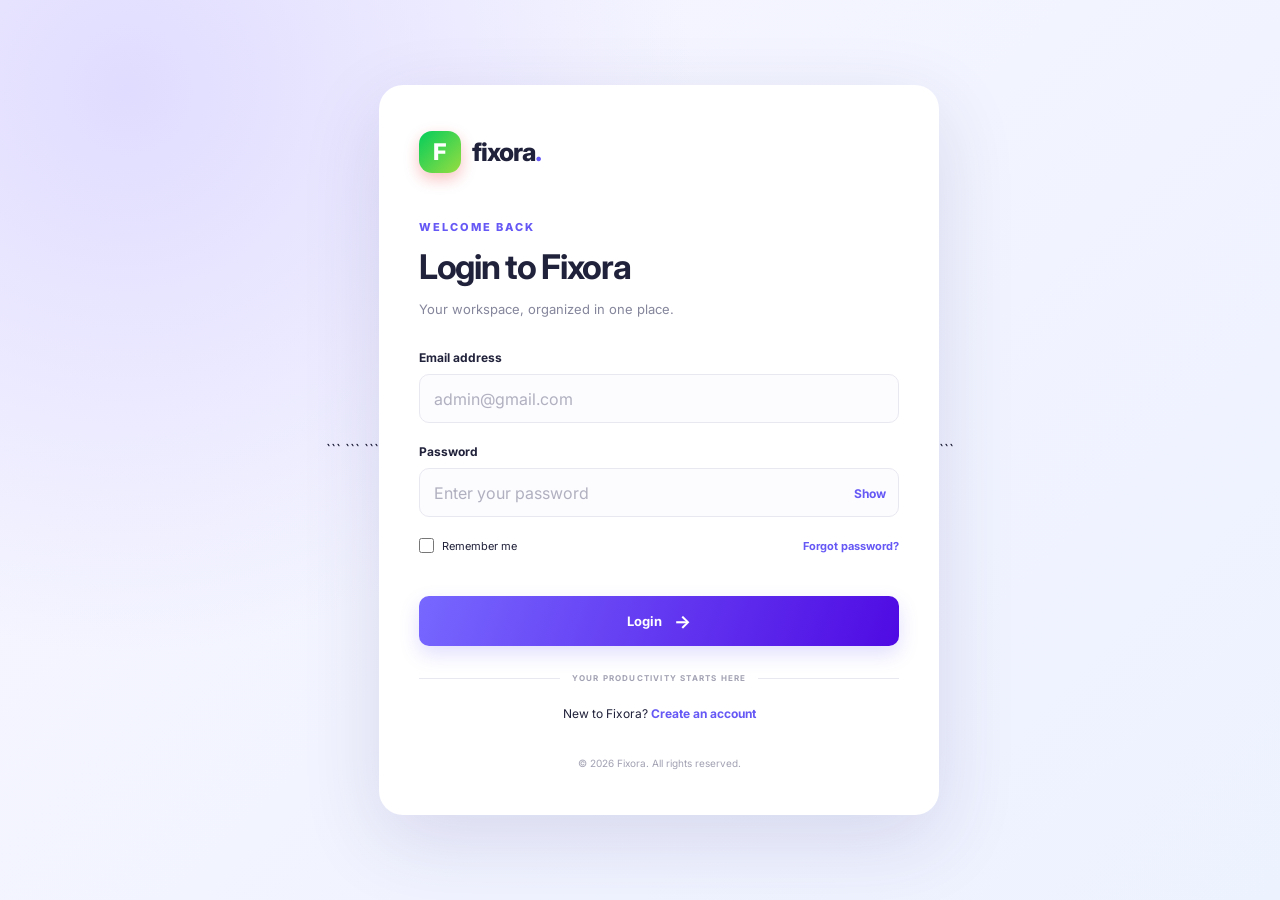
<file: index.html>
<!DOCTYPE html>

<html lang="en">
<head>
    <meta charset="UTF-8">
    <meta name="viewport" content="width=device-width, initial-scale=1.0">

```
<title>Fixora | Login</title>

<link rel="stylesheet" href="style.css">
<script src="script.js" defer></script>
```

</head>

<body>

```
<main class="login-container">

    <section class="login-card">

        <a href="index.html" class="brand" aria-label="Fixora home">
            <span class="brand-icon">F</span>
            <span class="brand-name">fixora<span class="brand-dot">.</span></span>
        </a>

        <div class="login-heading">
            <span class="welcome-label">WELCOME BACK</span>
            <h1>Login to Fixora</h1>
            <p>Your workspace, organized in one place.</p>
        </div>

        <form id="loginForm" novalidate>

            <div class="form-group">
                <label for="email">Email address</label>

                <input
                    type="email"
                    id="email"
                    name="email"
                    placeholder="admin@gmail.com"
                    autocomplete="username"
                    required
                >

                <small id="emailError" class="field-error"></small>
            </div>

            <div class="form-group">
                <label for="password">Password</label>

                <div class="password-wrapper">
                    <input
                        type="password"
                        id="password"
                        name="password"
                        placeholder="Enter your password"
                        autocomplete="current-password"
                        required
                    >

                    <button
                        type="button"
                        id="togglePassword"
                        class="toggle-password"
                        aria-label="Show password"
                        aria-pressed="false"
                    >
                        Show
                    </button>
                </div>

                <small id="passwordError" class="field-error"></small>
            </div>

            <div class="form-options">
                <label class="remember-option">
                    <input type="checkbox" id="rememberMe">
                    <span>Remember me</span>
                </label>

                <a href="#" id="forgotPassword">Forgot password?</a>
            </div>

            <p
                id="loginMessage"
                class="login-message"
                role="alert"
                aria-live="polite"
            ></p>

            <button type="submit" class="login-button">
                Login <span aria-hidden="true">→</span>
            </button>

        </form>

        <div class="divider">
            <span>YOUR PRODUCTIVITY STARTS HERE</span>
        </div>

        <p class="signup-text">
            New to Fixora?
            <a href="signup.html">Create an account</a>
        </p>

        <p class="footer-text">
            © 2026 Fixora. All rights reserved.
        </p>

    </section>

    </aside>

</main>
```

</body>
</html>
</file>
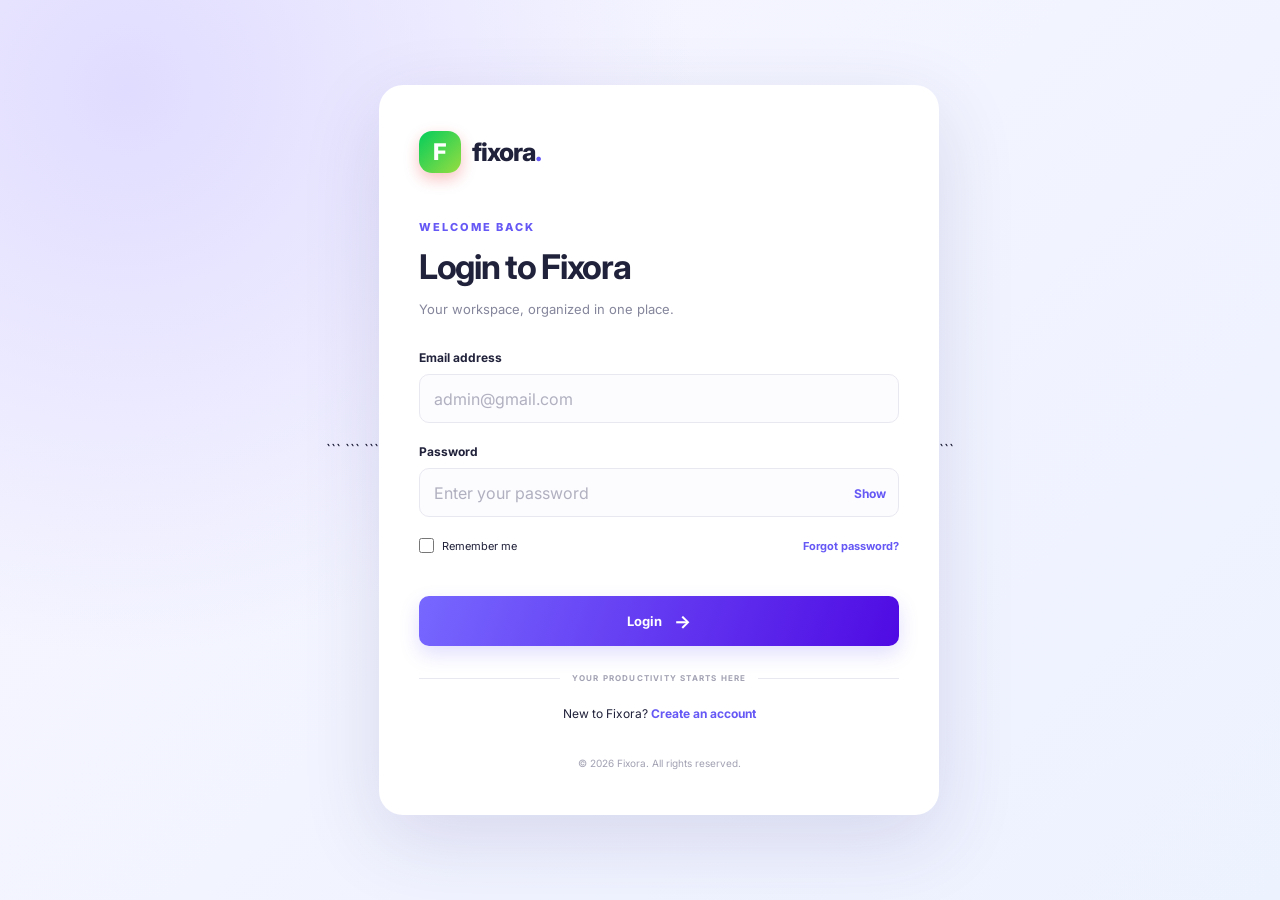
<file: dashboard.html>
<!DOCTYPE html>

<html lang="en">
<head>
    <meta charset="UTF-8">
    <meta name="viewport" content="width=device-width, initial-scale=1.0">

```
<title>Fixora | Dashboard</title>

<link rel="stylesheet" href="dashboard.css">

<script>
    // Protect the dashboard from unauthenticated access.
    if (
        sessionStorage.getItem("fixoraLoggedIn") !== "true" &&
        localStorage.getItem("fixoraLoggedIn") !== "true"
    ) {
        window.location.replace("index.html");
    }
</script>

<script src="dashboard.js" defer></script>
```

</head>

<body>

```
<header class="navbar">

    <a href="dashboard.html" class="brand">
        <span class="brand-icon">F</span>
        <span>fixora<span class="brand-dot">.</span></span>
    </a>

    <div class="header-actions">
        <span id="welcomeMessage">Welcome, Admin!</span>
        <button id="logoutButton" type="button">Logout ↗</button>
    </div>

</header>

<main class="dashboard-container">

    <section class="page-heading">
        <div>
            <span class="eyebrow">OVERVIEW</span>
            <h1>Dashboard</h1>
            <p>Welcome back! Here's what's happening today.</p>
        </div>

        <div class="dashboard-date" id="currentDate"></div>
    </section>

    <section class="summary-cards">

        <article class="summary-card">
            <div class="card-top">
                <span>Total Users</span>
                <span class="card-icon purple">♙</span>
            </div>

            <h2>120</h2>
            <p class="card-description">Registered users</p>
        </article>

        <article class="summary-card">
            <div class="card-top">
                <span>Active Users</span>
                <span class="card-icon green">✓</span>
            </div>

            <h2>95</h2>
            <p class="card-description">Currently active</p>
        </article>

        <article class="summary-card">
            <div class="card-top">
                <span>Pending Requests</span>
                <span class="card-icon orange">◷</span>
            </div>

            <h2>25</h2>
            <p class="card-description">Awaiting review</p>
        </article>

    </section>

    <section class="users-section">

        <div class="section-heading">
            <div>
                <h2>Recent Users</h2>
                <p>Overview of recently added users.</p>
            </div>

            <span class="user-count">3 users</span>
        </div>

        <div class="table-container">
            <table>
                <thead>
                    <tr>
                        <th>Name</th>
                        <th>Email Address</th>
                        <th>Status</th>
                    </tr>
                </thead>

                <tbody>
                    <tr>
                        <td>
                            <div class="user-name">
                                <span class="avatar avatar-purple">R</span>
                                Rahul
                            </div>
                        </td>
                        <td>rahul@gmail.com</td>
                        <td>
                            <span class="status active">Active</span>
                        </td>
                    </tr>

                    <tr>
                        <td>
                            <div class="user-name">
                                <span class="avatar avatar-blue">P</span>
                                Priya
                            </div>
                        </td>
                        <td>priya@gmail.com</td>
                        <td>
                            <span class="status active">Active</span>
                        </td>
                    </tr>

                    <tr>
                        <td>
                            <div class="user-name">
                                <span class="avatar avatar-orange">A</span>
                                Arjun
                            </div>
                        </td>
                        <td>arjun@gmail.com</td>
                        <td>
                            <span class="status pending">Pending</span>
                        </td>
                    </tr>
                </tbody>
            </table>
        </div>

    </section>

    <footer class="dashboard-footer">
        Made with care by Fixora.
    </footer>

</main>
```

</body>
</html>
</file>
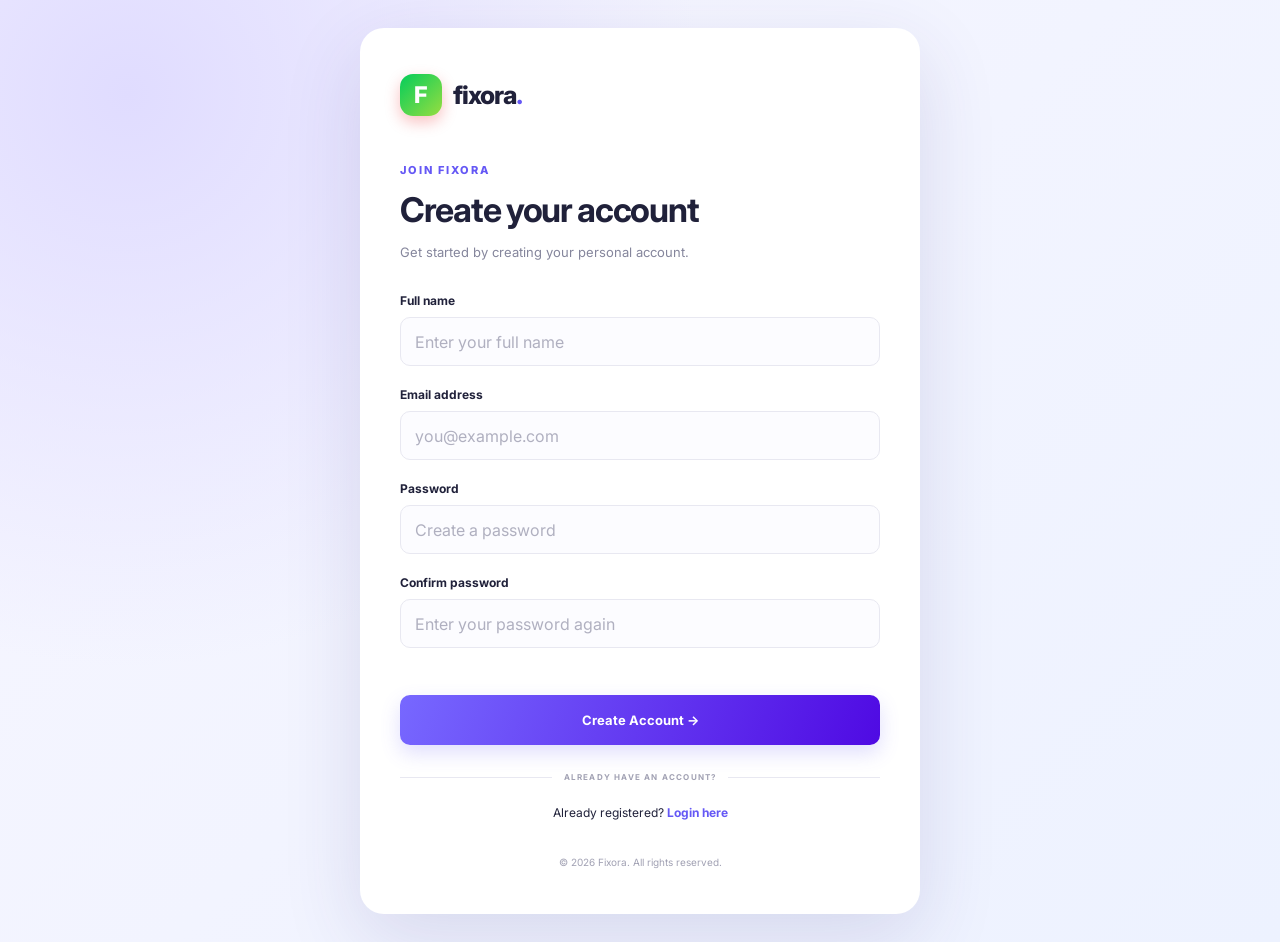
<file: signup.html>
<!DOCTYPE html>
<html lang="en">
<head>
    <meta charset="UTF-8">
    <meta name="viewport" content="width=device-width, initial-scale=1.0">

    <title>Create Account | Fixora</title>

    <link rel="stylesheet" href="style.css">
    <script src="signup.js" defer></script>
</head>

<body>

    <main class="login-container">

        <section class="login-card">

            <a href="index.html" class="brand">
                <span class="brand-icon">F</span>
                <span class="brand-name">
                    fixora<span class="brand-dot">.</span>
                </span>
            </a>

            <div class="login-heading">
                <span class="welcome-label">JOIN FIXORA</span>

                <h1>Create your account</h1>

                <p>
                    Get started by creating your personal account.
                </p>
            </div>

            <form id="signupForm" novalidate>

                <div class="form-group">
                    <label for="fullName">Full name</label>

                    <input
                        type="text"
                        id="fullName"
                        placeholder="Enter your full name"
                        autocomplete="name"
                        required
                    >

                    <small id="nameError" class="field-error"></small>
                </div>

                <div class="form-group">
                    <label for="signupEmail">Email address</label>

                    <input
                        type="email"
                        id="signupEmail"
                        placeholder="you@example.com"
                        autocomplete="email"
                        required
                    >

                    <small id="emailError" class="field-error"></small>
                </div>

                <div class="form-group">
                    <label for="signupPassword">Password</label>

                    <input
                        type="password"
                        id="signupPassword"
                        placeholder="Create a password"
                        autocomplete="new-password"
                        required
                    >

                    <small id="passwordError" class="field-error"></small>
                </div>

                <div class="form-group">
                    <label for="confirmPassword">Confirm password</label>

                    <input
                        type="password"
                        id="confirmPassword"
                        placeholder="Enter your password again"
                        autocomplete="new-password"
                        required
                    >

                    <small id="confirmError" class="field-error"></small>
                </div>

                <p
                    id="signupMessage"
                    class="login-message"
                    role="alert"
                    aria-live="polite"
                ></p>

                <button type="submit" class="login-button">
                    Create Account →
                </button>

            </form>

            <div class="divider">
                <span>ALREADY HAVE AN ACCOUNT?</span>
            </div>

            <p class="signup-text">
                Already registered?
                <a href="index.html">Login here</a>
            </p>

            <p class="footer-text">
                © 2026 Fixora. All rights reserved.
            </p>

        </section>

    </main>

</body>
</html>
</file>
<file: style.css>
@import url('https://fonts.googleapis.com/css2?family=Inter:wght@400;500;600;700;800&display=swap');

:root {
--primary: #6558f5;
--primary-dark: #5143df;
--text: #20213a;
--muted: #85869c;
--border: #e8e8f1;
--white: #ffffff;
--background: #f4f3ff;
}

* {
  margin: 0;
  padding: 0;
  box-sizing: border-box;
  }

body {
min-height: 100vh;
padding: 28px;
display: flex;
align-items: center;
justify-content: center;
background:
radial-gradient(circle at 10% 10%, #e0dcff, transparent 40%),
linear-gradient(135deg, #f7f6ff, #edf2ff);
font-family: 'Inter', Arial, sans-serif;
color: var(--text);
}

button,
input {
font: inherit;
}

a {
color: var(--primary);
text-decoration: none;
}

a:focus-visible,
button:focus-visible,
input:focus-visible {
outline: 3px solid rgba(101, 88, 245, 0.35);
outline-offset: 3px;
}

.login-container {
    width: 100%;
    max-width: 560px;
    min-height: auto;
    display: grid;
    grid-template-columns: minmax(0, 1fr);
    background: #ffffff;
    border-radius: 24px;
    overflow: hidden;
    box-shadow: 0 25px 80px rgba(55, 47, 130, 0.14);
}

.login-card {
    width: 100%;
    padding: 46px 40px;
    display: flex;
    flex-direction: column;
    justify-content: center;
}

.brand {
display: inline-flex;
align-items: center;
align-self: flex-start;
gap: 11px;
margin-bottom: 42px;
color: var(--text);
}

.brand-icon {
width: 42px;
height: 42px;
display: grid;
place-items: center;
color: white;
background: linear-gradient(135deg, #04cd5b, #7ed513ce);
border-radius: 13px;
font-size: 23px;
font-weight: 800;
box-shadow: 0 6px 15px rgba(230, 9, 9, 0.25);
}

.brand-name {
font-size: 25px;
font-weight: 800;
letter-spacing: -1px;
}

.brand-dot {
color: var(--primary);
}

.login-heading {
margin-bottom: 30px;
}

.welcome-label {
display: inline-block;
margin-bottom: 12px;
color: var(--primary);
font-size: 11px;
font-weight: 800;
letter-spacing: 2px;
}

.login-heading h1 {
margin-bottom: 11px;
font-size: clamp(27px, 3vw, 34px);
letter-spacing: -1.3px;
}

.login-heading p {
color: var(--muted);
font-size: 13px;
line-height: 1.7;
}

.form-group {
margin-bottom: 21px;
}

.form-group label {
display: block;
margin-bottom: 9px;
font-size: 12px;
font-weight: 700;
}

.form-group input {
width: 100%;
height: 49px;
padding: 0 14px;
border: 1px solid var(--border);
border-radius: 10px;
background: #fcfcff;
color: var(--text);
outline: none;
transition: border-color 0.2s, box-shadow 0.2s;
}

.form-group input::placeholder {
color: #b0b0c0;
}

.form-group input:focus {
border-color: var(--primary);
box-shadow: 0 0 0 3px rgba(101, 88, 245, 0.1);
}

.password-wrapper {
position: relative;
}

.password-wrapper input {
padding-right: 65px;
}

.toggle-password {
position: absolute;
top: 50%;
right: 13px;
transform: translateY(-50%);
border: none;
background: transparent;
color: var(--primary);
font-size: 12px;
font-weight: 700;
cursor: pointer;
}

.field-error {
display: block;
margin-top: 6px;
color: #dc2626;
font-size: 11px;
}

.form-options {
display: flex;
align-items: center;
justify-content: space-between;
flex-wrap: wrap;
gap: 12px;
margin: 3px 0 17px;
font-size: 11px;
}

.remember-option {
display: flex;
align-items: center;
gap: 8px;
cursor: pointer;
}

.remember-option input {
width: 15px;
height: 15px;
accent-color: var(--primary);
cursor: pointer;
}

.form-options a,
.signup-text a {
font-weight: 700;
}

.form-options a:hover,
.signup-text a:hover {
color: var(--primary-dark);
}

.login-message {
min-height: 18px;
margin-bottom: 8px;
color: #dc2626;
font-size: 12px;
line-height: 1.5;
}

.login-button {
width: 100%;
height: 50px;
padding: 0 18px;
display: flex;
align-items: center;
justify-content: center;
gap: 12px;
border: none;
border-radius: 10px;
background: linear-gradient(110deg, #7768ff, #4f0ae3);
color: white;
font-size: 13px;
font-weight: 700;
cursor: pointer;
box-shadow: 0 8px 20px rgba(101, 88, 245, 0.2);
transition: transform 0.2s, box-shadow 0.2s;
}

.login-button:hover {
transform: translateY(-2px);
box-shadow: 0 12px 24px rgba(101, 88, 245, 0.3);
}

.login-button span {
font-size: 18px;
}

.divider {
display: flex;
align-items: center;
gap: 12px;
margin: 27px 0 23px;
}

.divider::before,
.divider::after {
content: "";
height: 1px;
flex: 1;
background: var(--border);
}

.divider span {
color: #a1a1b3;
font-size: 8px;
font-weight: 700;
letter-spacing: 1.2px;
white-space: nowrap;
}

.signup-text {
text-align: center;
font-size: 12px;
}

.footer-text {
margin-top: 36px;
color: #a1a1b3;
text-align: center;
font-size: 10px;
}

.welcome-panel {
position: relative;
isolation: isolate;
overflow: hidden;
display: flex;
align-items: center;
padding: 48px;
background: linear-gradient(145deg, #050cec, #e44545 60%, #33bd5f);
color: white;
}

.panel-content {
position: relative;
z-index: 2;
width: 100%;
}

.panel-tag {
display: inline-block;
margin-bottom: 26px;
padding: 9px 12px;
border: 1px solid rgba(255, 255, 255, 0.25);
border-radius: 8px;
background: rgba(255, 255, 255, 0.09);
font-size: 9px;
font-weight: 700;
letter-spacing: 1.1px;
}

.panel-content h2 {
margin-bottom: 18px;
font-size: clamp(30px, 3.2vw, 43px);
line-height: 1.22;
letter-spacing: -1.8px;
}

.panel-content h2 span {
color: #dcd7ff;
}

.panel-content > p {
max-width: 330px;
margin-bottom: 32px;
color: #e2dfff;
font-size: 13px;
line-height: 1.9;
}

.feature-card {
display: flex;
align-items: center;
gap: 14px;
margin-bottom: 16px;
padding: 15px;
border: 1px solid rgba(255, 255, 255, 0.17);
border-radius: 12px;
background: rgba(255, 255, 255, 0.09);
backdrop-filter: blur(10px);
}

.feature-icon {
width: 35px;
height: 35px;
flex-shrink: 0;
display: grid;
place-items: center;
border-radius: 10px;
background: rgba(255, 255, 255, 0.18);
font-size: 17px;
font-weight: 700;
}

.feature-card h3 {
margin-bottom: 5px;
font-size: 12px;
}

.feature-card p {
color: #e0ddff;
font-size: 10px;
line-height: 1.6;
}

.floating-badge {
display: inline-flex;
align-items: center;
gap: 9px;
margin-top: 12px;
padding: 12px 15px;
border-radius: 25px;
background: white;
color: #c85543;
font-size: 10px;
font-weight: 700;
box-shadow: 0 8px 25px rgba(34, 23, 119, 0.15);
}

.badge-dot {
width: 7px;
height: 7px;
border-radius: 50%;
background: #30c98b;
}

.orb {
position: absolute;
z-index: -1;
border: 1px solid rgba(255, 255, 255, 0.1);
border-radius: 50%;
pointer-events: none;
}

.orb-one {
width: 300px;
height: 300px;
top: -130px;
right: -130px;
box-shadow: 0 0 0 35px rgba(255, 255, 255, 0.025);
}

.orb-two {
width: 230px;
height: 230px;
bottom: -120px;
left: -100px;
box-shadow: 0 0 0 35px rgba(255, 255, 255, 0.025);
}

@media (max-width: 900px) {
body {
padding: 20px;
}

.login-container {
    max-width: 540px;
    grid-template-columns: 1fr;
}

.login-card {
    padding: 38px;
}

.brand {
    margin-bottom: 32px;
}

.welcome-panel {
    padding: 35px 38px;
}

.panel-content h2 {
    font-size: 32px;
}

.feature-card {
    padding: 12px;
}


}

@media (max-width: 480px) {
body {
padding: 12px;
align-items: flex-start;
}


.login-container {
    border-radius: 18px;
}

.login-card {
    padding: 27px 22px;
}

.brand {
    margin-bottom: 30px;
}

.login-heading h1 {
    font-size: 27px;
}

.welcome-panel {
    padding: 30px 22px;
}

.panel-content h2 {
    font-size: 29px;
}

.form-options {
    font-size: 10px;
}

.footer-text {
    margin-top: 28px;
}


}

@media (max-width: 480px) {
    body {
        padding: 12px;
    }

    .login-container {
        border-radius: 18px;
    }

    .login-card {
        padding: 28px 22px;
    }
}
</file>
<file: dashboard.css>
@import url('https://fonts.googleapis.com/css2?family=Inter:wght@400;500;600;700;800&display=swap');

:root {
--primary: #6558f5;
--primary-dark: #5143df;
--text: #22233c;
--muted: #85869c;
--border: #e9eaf2;
--background: #f7f7fc;
--white: #ffffff;
}

* {
  margin: 0;
  padding: 0;
  box-sizing: border-box;
  }

body {
min-height: 100vh;
background: var(--background);
color: var(--text);
font-family: 'Inter', Arial, sans-serif;
}

a {
color: inherit;
text-decoration: none;
}

button {
font: inherit;
}

.navbar {
min-height: 78px;
padding: 16px 7%;
display: flex;
justify-content: space-between;
align-items: center;
gap: 20px;
background: var(--white);
border-bottom: 1px solid var(--border);
}

.brand {
display: inline-flex;
align-items: center;
gap: 10px;
font-size: 23px;
font-weight: 800;
letter-spacing: -1px;
}

.brand-icon {
width: 38px;
height: 38px;
display: grid;
place-items: center;
border-radius: 12px;
color: white;
background: linear-gradient(135deg, #8375ff, #5143df);
font-size: 20px;
}

.brand-dot {
color: var(--primary);
}

.header-actions {
display: flex;
align-items: center;
gap: 22px;
}

#welcomeMessage {
color: #62637a;
font-size: 13px;
}

#logoutButton {
padding: 11px 17px;
border: 1px solid #e2dfff;
border-radius: 9px;
background: #f2f0ff;
color: var(--primary-dark);
font-size: 12px;
font-weight: 700;
cursor: pointer;
transition: background 0.2s, color 0.2s;
}

#logoutButton:hover {
background: var(--primary);
color: white;
}

.dashboard-container {
width: 86%;
max-width: 1200px;
margin: 42px auto;
}

.page-heading {
display: flex;
justify-content: space-between;
align-items: flex-end;
gap: 20px;
margin-bottom: 30px;
}

.eyebrow {
display: block;
margin-bottom: 10px;
color: var(--primary);
font-size: 10px;
font-weight: 800;
letter-spacing: 2px;
}

.page-heading h1 {
margin-bottom: 10px;
font-size: 32px;
letter-spacing: -1px;
}

.page-heading p,
.section-heading p {
color: var(--muted);
font-size: 13px;
line-height: 1.7;
}

.dashboard-date {
padding: 10px 13px;
border: 1px solid var(--border);
border-radius: 9px;
background: white;
color: #73748a;
font-size: 11px;
}

.summary-cards {
display: grid;
grid-template-columns: repeat(3, minmax(0, 1fr));
gap: 22px;
margin-bottom: 34px;
}

.summary-card {
padding: 25px;
border: 1px solid var(--border);
border-radius: 15px;
background: white;
box-shadow: 0 5px 20px rgba(30, 30, 80, 0.025);
transition: transform 0.2s, box-shadow 0.2s;
}

.summary-card:hover {
transform: translateY(-3px);
box-shadow: 0 12px 25px rgba(30, 30, 80, 0.06);
}

.card-top {
display: flex;
justify-content: space-between;
align-items: center;
gap: 12px;
margin-bottom: 22px;
color: #77788f;
font-size: 12px;
font-weight: 600;
}

.card-icon {
width: 37px;
height: 37px;
display: grid;
place-items: center;
border-radius: 11px;
font-size: 19px;
}

.purple {
background: #eeebff;
color: #6558f5;
}

.green {
background: #e2f9ee;
color: #169b66;
}

.orange {
background: #fff2df;
color: #d98619;
}

.summary-card h2 {
margin-bottom: 10px;
font-size: 34px;
letter-spacing: -1px;
}

.card-description {
color: #9293a7;
font-size: 11px;
}

.users-section {
padding: 28px;
border: 1px solid var(--border);
border-radius: 15px;
background: white;
box-shadow: 0 5px 20px rgba(30, 30, 80, 0.025);
}

.section-heading {
display: flex;
justify-content: space-between;
align-items: center;
gap: 15px;
margin-bottom: 25px;
}

.section-heading h2 {
margin-bottom: 8px;
font-size: 19px;
}

.user-count {
padding: 8px 11px;
border-radius: 8px;
background: #f1efff;
color: var(--primary-dark);
font-size: 11px;
font-weight: 700;
white-space: nowrap;
}

.table-container {
width: 100%;
overflow-x: auto;
}

table {
width: 100%;
border-collapse: collapse;
text-align: left;
}

thead {
background: #f8f8fc;
}

th {
color: #83849a;
font-size: 10px;
font-weight: 700;
letter-spacing: 0.5px;
text-transform: uppercase;
}

th,
td {
padding: 17px 15px;
border-bottom: 1px solid #eff0f5;
white-space: nowrap;
}

tbody tr:last-child td {
border-bottom: none;
}

td {
color: #66677e;
font-size: 12px;
}

.user-name {
display: flex;
align-items: center;
gap: 11px;
color: var(--text);
font-weight: 600;
}

.avatar {
width: 35px;
height: 35px;
display: grid;
place-items: center;
border-radius: 11px;
font-size: 13px;
font-weight: 800;
}

.avatar-purple {
background: #eeebff;
color: #6558f5;
}

.avatar-blue {
background: #e5f1ff;
color: #2877dc;
}

.avatar-orange {
background: #fff0df;
color: #d98619;
}

.status {
display: inline-block;
padding: 7px 11px;
border-radius: 20px;
font-size: 10px;
font-weight: 700;
}

.status.active {
background: #e1f8ed;
color: #168b5d;
}

.status.pending {
background: #fff2dc;
color: #b97515;
}

.dashboard-footer {
padding: 30px 0 10px;
color: #9999ac;
text-align: center;
font-size: 11px;
}

@media (max-width: 768px) {
.navbar {
padding: 16px 5%;
}

.dashboard-container {
    width: 90%;
    margin: 30px auto;
}

.summary-cards {
    grid-template-columns: 1fr;
    gap: 15px;
}

.summary-card {
    padding: 21px;
}

.page-heading {
    align-items: flex-start;
    flex-direction: column;
}

.page-heading h1 {
    font-size: 28px;
}

.users-section {
    padding: 20px 15px;
}

.section-heading {
    align-items: flex-start;
}

}

@media (max-width: 480px) {
.navbar {
align-items: flex-start;
flex-direction: column;
gap: 15px;
}


.header-actions {
    width: 100%;
    justify-content: space-between;
    gap: 10px;
}

#welcomeMessage {
    font-size: 11px;
}

#logoutButton {
    padding: 10px 13px;
}

.dashboard-container {
    width: 92%;
    margin: 25px auto;
}

.summary-card h2 {
    font-size: 30px;
}

.users-section {
    padding: 18px 12px;
}

.section-heading h2 {
    font-size: 17px;
}

th,
td {
    padding: 14px 12px;
}

.dashboard-date {
    font-size: 10px;
}


}
</file>
